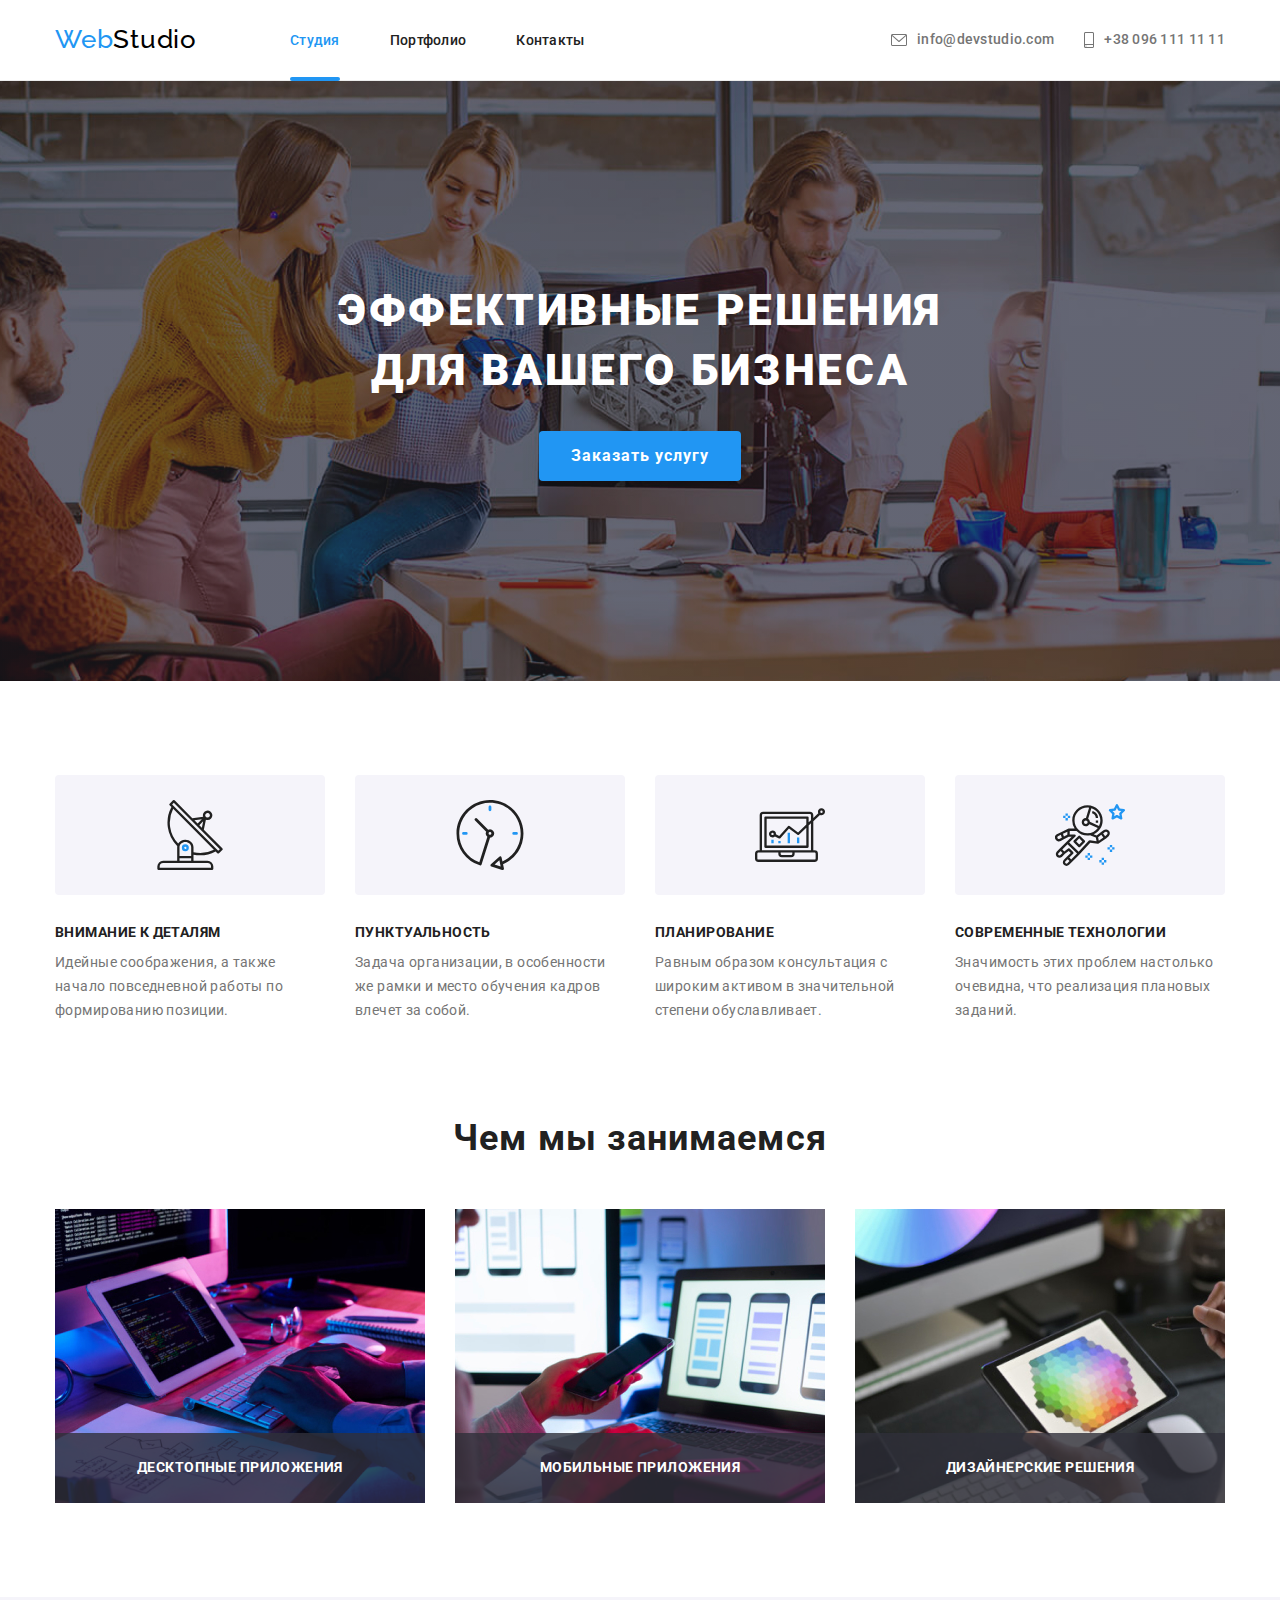
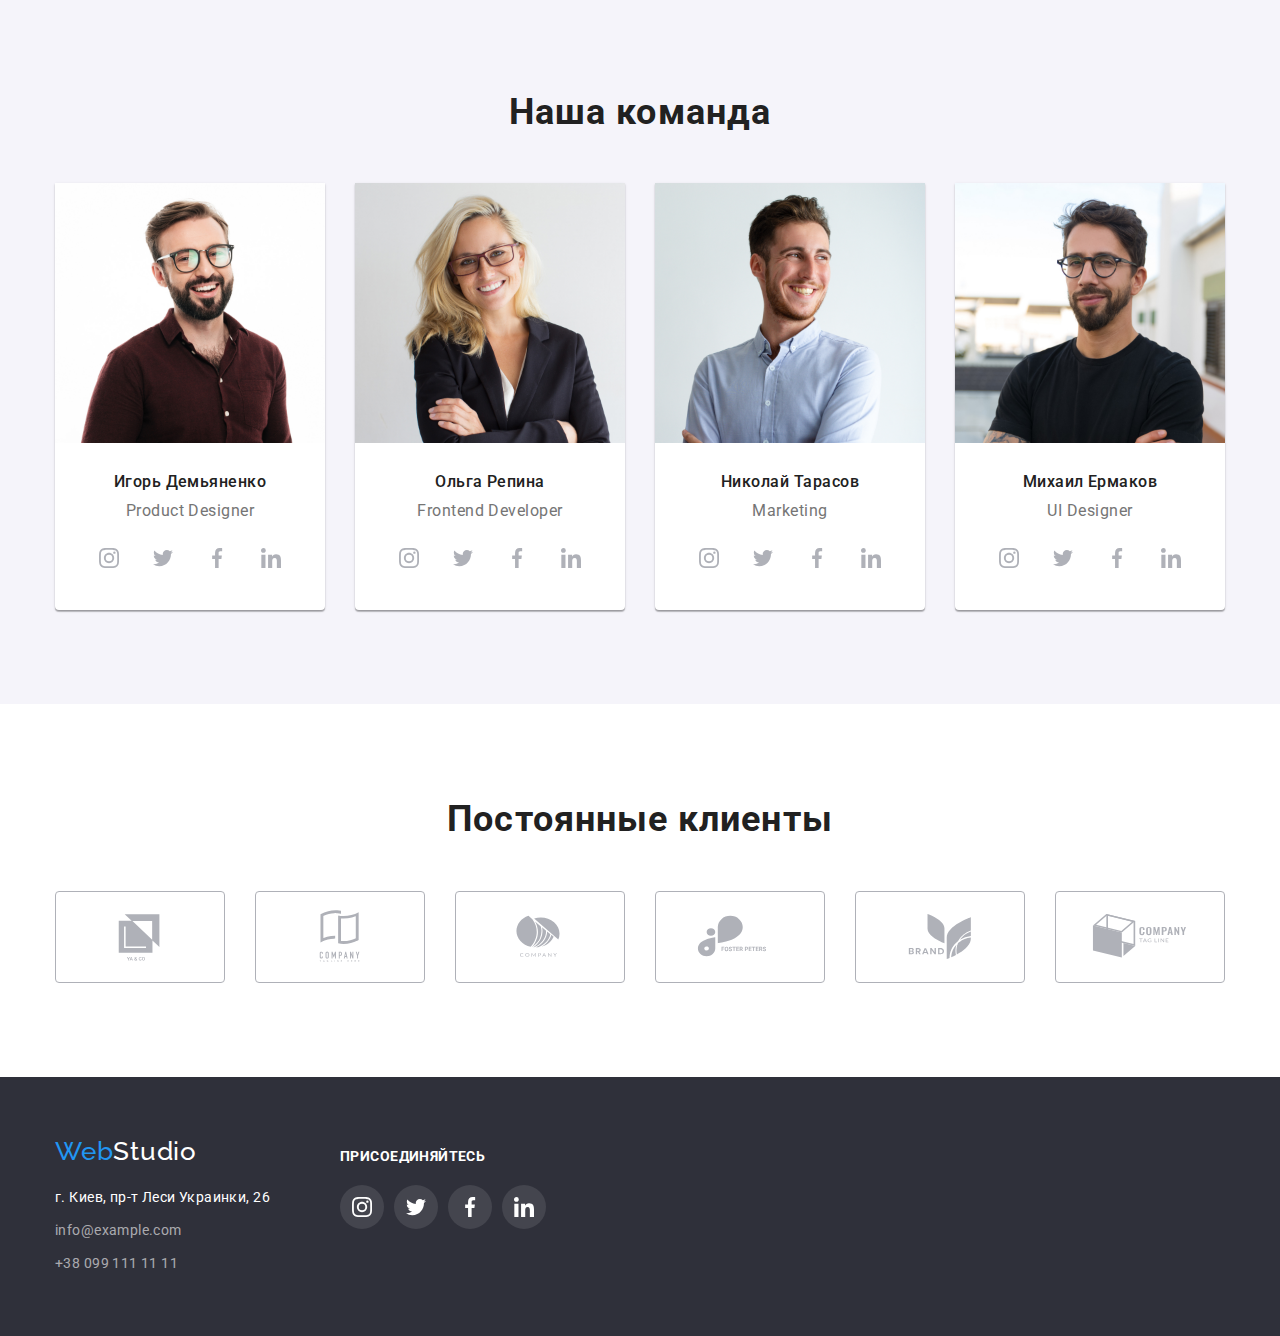
<file: index.html>
<!DOCTYPE html>
<html lang="ru">
<head>
    <meta charset="UTF-8">
    <meta http-equiv="X-UA-Compatible" content="IE=edge">
    <meta name="viewport" content="width=device-width, initial-scale=1.0">
    <title>Студия</title>
    
    <link rel="preconnect" href="https://fonts.googleapis.com">
    <link rel="preconnect" href="https://fonts.gstatic.com" crossorigin>
    <link href="https://fonts.googleapis.com/css2?family=Raleway:wght@700&family=Roboto:wght@400;500;700;900&display=swap"
        rel="stylesheet">
    <link rel="stylesheet" href="./css/modern-normalize.css">
    <link rel="stylesheet" href="./css/styles.css">
</head>
<body>
    <header class="header">
        <div class="container">
            <div class="header-inner">
                        <a href="./index.html" lang="en" class="logo links"><span class="logo-web">Web</span><span
                                class="logo-studio">Studio</span></a>
                        <nav>
                            <ul class="pages list ">
                                <li class="pages-list">
                                    <a href="./index.html" class="pages-list-links links current">Студия</a>
                                </li>
                                <li class="pages-list">
                                    <a href="./portfolio.html" class="pages-list-links links">Портфолио</a>
                                </li>
                                <li class="pages-list">
                                    <a href="#contacts" class="pages-list-links links">Контакты</a>
                                </li>
                            </ul>
                        </nav>
                        <ul class="header-contacts list">
                            <li class="header-contacts-list" >
                                <a href="mailto:info@devstudio.com" class="header-contacts-links links">
                                    <svg width="16" height="16" class="header-icon" aria-hidden="true">
                                        <use href="./images/icons.svg#icon-mail"></use>
                                    </svg>
                                    info@devstudio.com
                                </a>
                            </li>
                            <li class="header-contacts-list">
                                <a href="tel:+380961111111" class="header-contacts-links links">
                                    <svg width="16" height="16" class="header-icon-phone" aria-hidden="true">
                                        <use href="./images/icons.svg#icon-phone"></use>
                                    </svg>
                                    +38 096 111 11 11
                                </a>
                            </li>
                        </ul>
            </div>
        </div>
    </header>
    <main>
        <section class="section hero">
            <div class="container">
                <h1 class="main-title">Эффективные решения<br/>для вашего бизнеса</h1>
                <button class="interaction" type="button" data-modal-open>Заказать услугу</button>
            </div>
        </section>
        <section class="section benefits">
            <div class="benefits-container container">
                <h2 class="visually-hidden">Наши преимущества</h2>
                <ul class="benefits-list list">
                    <li class="benefits-item">
                        <div class="benefits-thumb">
                            <svg width="70px" height="70px" aria-hidden="true">
                                <use href="./images/icons.svg#icon-antenna"/>
                            </svg>
                        </div>
                        <h3 class="benefits-title">
                            Внимание к деталям
                        </h3>
                        <p class="benefits-description">
                            Идейные соображения, а также начало повседневной работы по формированию позиции.
                        </p>
                    </li>
                    <li class="benefits-item">
                        <div class="benefits-thumb">
                            <svg width="70px" height="70px" aria-hidden="true">
                                <use href="./images/icons.svg#icon-clock" />
                            </svg>
                        </div>
                        <h3 class="benefits-title">
                            Пунктуальность
                        </h3>
                        <p class="benefits-description">
                            Задача организации, в особенности же рамки и место обучения кадров влечет за собой.
                        </p>
                    </li>
                    <li class="benefits-item">
                        <div class="benefits-thumb">
                            <svg width="70px" height="70px" aria-hidden="true">
                                <use href="./images/icons.svg#icon-diagram" />
                            </svg>
                        </div>
                        <h3 class="benefits-title">
                            Планирование
                        </h3>
                        <p class="benefits-description">
                            Равным образом консультация с широким активом в значительной степени обуславливает.
                        </p>
                    </li>
                    <li class="benefits-item">
                        <div class="benefits-thumb">
                            <svg width="70px" height="70px" aria-hidden="true">
                                <use href="./images/icons.svg#icon-astronaut" />
                            </svg>
                        </div>
                        <h3 class="benefits-title">
                            Современные технологии
                        </h3>
                        <p class="benefits-description">
                            Значимость этих проблем настолько очевидна, что реализация плановых заданий.
                        </p>
                    </li>
                </ul>
            </div>
        </section>
        <section class="section">
            <div class="container">
                <h2 class="activity-title">
                    Чем мы занимаемся
                </h2>
                <ul class="activity-list list">
                    <li class="activity-item">
                        <img src="./images/image-1.jpg" alt="Программирование" width="370" />
                        <h3 class="description-title">Десктопные приложения</h3>
                    </li>
                    <li class="activity-item">
                        <img src="./images/image-2.jpg" alt="Программирование для малых устройств" width="370" />
                        <h3 class="description-title">Мобильные приложения</h3>
                    </li>
                    <li class="activity-item">
                        <img src="./images/image-3.jpg" alt="Палитра красок" width="370" />
                        <h3 class="description-title">Дизайнерские решения</h3>
                    </li>
                </ul>
            </div>
        </section>
        <section class="team-section section">
            <div class="container">
                <h2 class="team-title">
                    Наша команда
                </h2>
                <ul class="team-list list">
                    <li class="team-card">
                        <img src="./images/team-1.jpg" lang="en" alt="Product Designer" width="270" />
                        <div class="team-member">
                            <h3 class="team-name">Игорь Демьяненко</h3>
                            <p class="team-job" lang="en">Product Designer</p>
                            <ul class="team-icons-list list">
                                <li class="li-for-icons">
                                    <a href="#" class="team-ellipse">
                                        <svg class="team-icons" aria-hidden="true" width="20px" height="20px">
                                            <use href="./images/icons.svg#icon-instagram"/>
                                        </svg>
                                    </a>
                                </li>
                                <li class="li-for-icons">
                                    <a href="#" class="team-ellipse">
                                        <svg class="team-icons" aria-hidden="true" width="20px" height="20px">
                                            <use href="./images/icons.svg#icon-twitter"/>
                                        </svg>
                                    </a>
                                </li>
                                <li class="li-for-icons">
                                    <a href="#" class="team-ellipse">
                                        <svg class="team-icons" aria-hidden="true" width="20px" height="20px">
                                            <use href="./images/icons.svg#icon-facebook"/>
                                        </svg>
                                    </a>
                                </li>
                                <li class="li-for-icons">
                                    <a href="#" class="team-ellipse">
                                        <svg class="team-icons" aria-hidden="true" width="20px" height="20px">
                                            <use href="./images/icons.svg#icon-linkedin"/>
                                        </svg>
                                    </a>
                                </li>
                            </ul>
                        </div>
                    </li>
                    <li class="team-card">
                        <img src="./images/team-2.jpg" lang="en" alt="Frontend Developer" width="270" />
                        <div class="team-member">
                            <h3 class="team-name">Ольга Репина</h3>
                            <p class="team-job" lang="en">Frontend Developer</p>
                            <ul class="team-icons-list list">
                                <li class="li-for-icons">
                                    <a href="#" class="team-ellipse">
                                        <svg class="team-icons" aria-hidden="true" width="20px" height="20px">
                                            <use href="./images/icons.svg#icon-instagram"/>
                                        </svg>
                                    </a>
                                </li>
                                <li class="li-for-icons">
                                    <a href="#" class="team-ellipse">
                                        <svg class="team-icons" aria-hidden="true" width="20px" height="20px">
                                            <use href="./images/icons.svg#icon-twitter"/>
                                        </svg>
                                    </a>
                                </li>
                                <li class="li-for-icons">
                                    <a href="#" class="team-ellipse">
                                        <svg class="team-icons" aria-hidden="true" width="20px" height="20px">
                                            <use href="./images/icons.svg#icon-facebook"/>
                                        </svg>
                                    </a>
                                </li>
                                <li class="li-for-icons">
                                    <a href="#" class="team-ellipse">
                                        <svg class="team-icons" aria-hidden="true" width="20px" height="20px">
                                            <use href="./images/icons.svg#icon-linkedin"/>
                                        </svg>
                                    </a>
                                </li>
                            </ul>
                        </div>
                    </li>
                    <li class="team-card">
                        <img src="./images/team-3.jpg" lang="en" alt="Marketing" width="270" />
                        <div class="team-member">
                            <h3 class="team-name">Николай Тарасов</h3>
                            <p class="team-job" lang="en">Marketing</p>
                            <ul class="team-icons-list list">
                                <li class="li-for-icons">
                                    <a href="#" class="team-ellipse">
                                        <svg class="team-icons" aria-hidden="true" width="20px" height="20px">
                                            <use href="./images/icons.svg#icon-instagram"/>
                                        </svg>
                                    </a>
                                </li>
                                <li class="li-for-icons">
                                    <a href="#" class="team-ellipse">
                                        <svg class="team-icons" aria-hidden="true" width="20px" height="20px">
                                            <use href="./images/icons.svg#icon-twitter"/>
                                        </svg>
                                    </a>
                                </li>
                                <li class="li-for-icons">
                                    <a href="#" class="team-ellipse">
                                        <svg class="team-icons" aria-hidden="true" width="20px" height="20px">
                                            <use href="./images/icons.svg#icon-facebook"/>
                                        </svg>
                                    </a>
                                </li>
                                <li class="li-for-icons">
                                    <a href="#" class="team-ellipse">
                                        <svg class="team-icons" aria-hidden="true" width="20px" height="20px">
                                            <use href="./images/icons.svg#icon-linkedin"/>
                                        </svg>
                                    </a>
                                </li>
                            </ul>
                        </div>
                    </li>
                    <li class="team-card">
                        <img src="./images/team-4.jpg" lang="en" alt="UI Designer" width="270" />
                        <div class="team-member">
                            <h3 class="team-name">Михаил Ермаков</h3>
                            <p class="team-job" lang="en">UI Designer</p>
                            <ul class="team-icons-list list">
                                <li class="li-for-icons">
                                    <a href="#" class="team-ellipse">
                                        <svg class="team-icons" aria-hidden="true" width="20px" height="20px">
                                            <use href="./images/icons.svg#icon-instagram"/>
                                        </svg>
                                    </a>
                                </li>
                                <li class="li-for-icons">
                                    <a href="#" class="team-ellipse">
                                        <svg class="team-icons" aria-hidden="true" width="20px" height="20px">
                                            <use href="./images/icons.svg#icon-twitter"/>
                                        </svg>
                                    </a>
                                </li>
                                <li class="li-for-icons">
                                    <a href="#" class="team-ellipse">
                                        <svg class="team-icons" aria-hidden="true" width="20px" height="20px">
                                            <use href="./images/icons.svg#icon-facebook"/>
                                        </svg>
                                    </a>
                                </li>
                                <li class="li-for-icons">
                                    <a href="#" class="team-ellipse">
                                        <svg class="team-icons" aria-hidden="true" width="20px" height="20px">
                                            <use href="./images/icons.svg#icon-linkedin"/>
                                        </svg>
                                    </a>
                                </li>
                            </ul>
                        </div>
                    </li>
                </ul>
            </div>
        </section>
        <section class="section">
            <div class="container">
                <h2 class="clients-title">Постоянные клиенты</h2>
                <ul class="clients list">
                    <li class="clients-box">
                        <h3 class="visually-hidden" lang="en">ya & co</h3>
                        <a href="" class="clients-links">
                            <svg class="clients-icon" width="106" height="60" aria-hidden="true">
                                <use href="./images/icons.svg#icon-Logo1"/>
                            </svg>
                        </a>
                    </li>
                    <li class="clients-box">
                        <h3 class="visually-hidden" lang="en">company, tagline here</h3>
                        <a href="" class="clients-links">
                            <svg class="clients-icon" width="106" height="60" aria-hidden="true">
                                <use href="./images/icons.svg#icon-Logo2"/>
                            </svg>
                        </a>
                    </li>
                    <li class="clients-box">
                        <h3 class="visually-hidden" lang="en">company</h3>
                        <a href="" class="clients-links">
                            <svg class="clients-icon" width="106" height="60" aria-hidden="true">
                                <use href="./images/icons.svg#icon-Logo3"/>
                            </svg>
                        </a>
                    </li>
                    <li class="clients-box">
                        <h3 class="visually-hidden" lang="en">foster peters</h3>
                        <a href="" class="clients-links">
                            <svg class="clients-icon" width="106" height="60" aria-hidden="true">
                                <use href="./images/icons.svg#icon-Logo4"/>
                            </svg>
                        </a>
                    </li>
                    <li class="clients-box">
                        <h3 class="visually-hidden" lang="en">brand</h3>
                        <a href="" class="clients-links">
                            <svg class="clients-icon" width="106" height="60" aria-hidden="true">
                                <use href="./images/icons.svg#icon-Logo5"/>
                            </svg>
                        </a>
                    </li>
                    <li class="clients-box">
                        <h3 class="visually-hidden" lang="en">company, tag line</h3>
                        <a href="" class="clients-links">
                            <svg class="clients-icon" width="106" height="60" aria-hidden="true">
                                <use href="./images/icons.svg#icon-Logo6"/>
                            </svg>
                        </a>
                    </li>
                </ul>
            </div>
        </section>
    </main>
    <footer class="footer" id="contacts">
      <h2 class="visually-hidden">Контакты</h2>
      <div class="container address-contacts">
          <div>
              <a href="./index.html" lang="en" class="footer-logo links"><span class="logo-web">Web</span><span
                  class="logo-studio-footer">Studio</span></a>
              <address class="address">
                  <ul class="address-list list">
                      <li class="address-item"><a class="map-link footer-links" target="_blank"
                              href="https://www.google.com/maps/place/%D0%B1%D1%83%D0%BB%D1%8C%D0%B2%D0%B0%D1%80+%D0%9B%D0%B5%D1%81%D1%96+%D0%A3%D0%BA%D1%80%D0%B0%D1%97%D0%BD%D0%BA%D0%B8,+26,+%D0%9A%D0%B8%D1%97%D0%B2,+02000/@50.4265807,30.5383858,17z/data=!3m1!4b1!4m5!3m4!1s0x40d4cf0e033ecbe9:0x57a4dffefec77da0!8m2!3d50.4265807!4d30.5383858">г.
                              Киев, пр-т Леси Украинки, 26</a></li>
                      <li class="address-item"><a class="footer-contacts footer-links" href="mailto:info@example.com">info@example.com</a></li>
                      <li class="address-item"><a class="footer-contacts footer-links" href="tel:+380991111111">+38 099 111 11 11</a></li>
                  </ul>
              </address>
          </div>
          <div class="join">
              <h3 class="join-title">присоединяйтесь</h3>
              <ul class="join-list list">
                  <li class="li-for-icons">
                      <a href="https://www.instagram.com/" target="_blank" class="join-ellipse">
                          <svg class="join-icons" width="20px" height="20px" aria-hidden="true">
                              <use href="./images/icons.svg#icon-instagram"/>
                          </svg>
                      </a>
                  </li>
                  <li class="li-for-icons">
                      <a href="https://twitter.com/" target="_blank" class="join-ellipse">
                          <svg class="join-icons" width="20px" height="20px" aria-hidden="true">
                              <use href="./images/icons.svg#icon-twitter"/>
                          </svg>
                      </a>
                  </li>
                  <li class="li-for-icons">
                      <a href="https://www.facebook.com/" target="_blank" class="join-ellipse">
                          <svg class="join-icons" width="20px" height="20px" aria-hidden="true">
                              <use href="./images/icons.svg#icon-facebook"/>
                          </svg>
                      </a>
                  </li>
                  <li class="li-for-icons">
                      <a href="https://www.linkedin.com/" target="_blank" class="join-ellipse">
                          <svg class="join-icons" width="20px" height="20px" aria-hidden="true">
                              <use href="./images/icons.svg#icon-linkedin"/>
                          </svg>
                      </a>
                  </li>
              </ul>
          </div>
      </div>
    </footer>
    <div class="backdrop is-hidden" data-modal>
        <div class="modal">
            <button type="button" class="modal-closing" data-modal-close>
              <svg width="11" height="11">
                <use href="./images/icons.svg#icon-closing"></use>
              </svg>
            </button>
        </div>
      </div>
      <script src="./js/modal.js"></script>
</body>
</html>
</file>
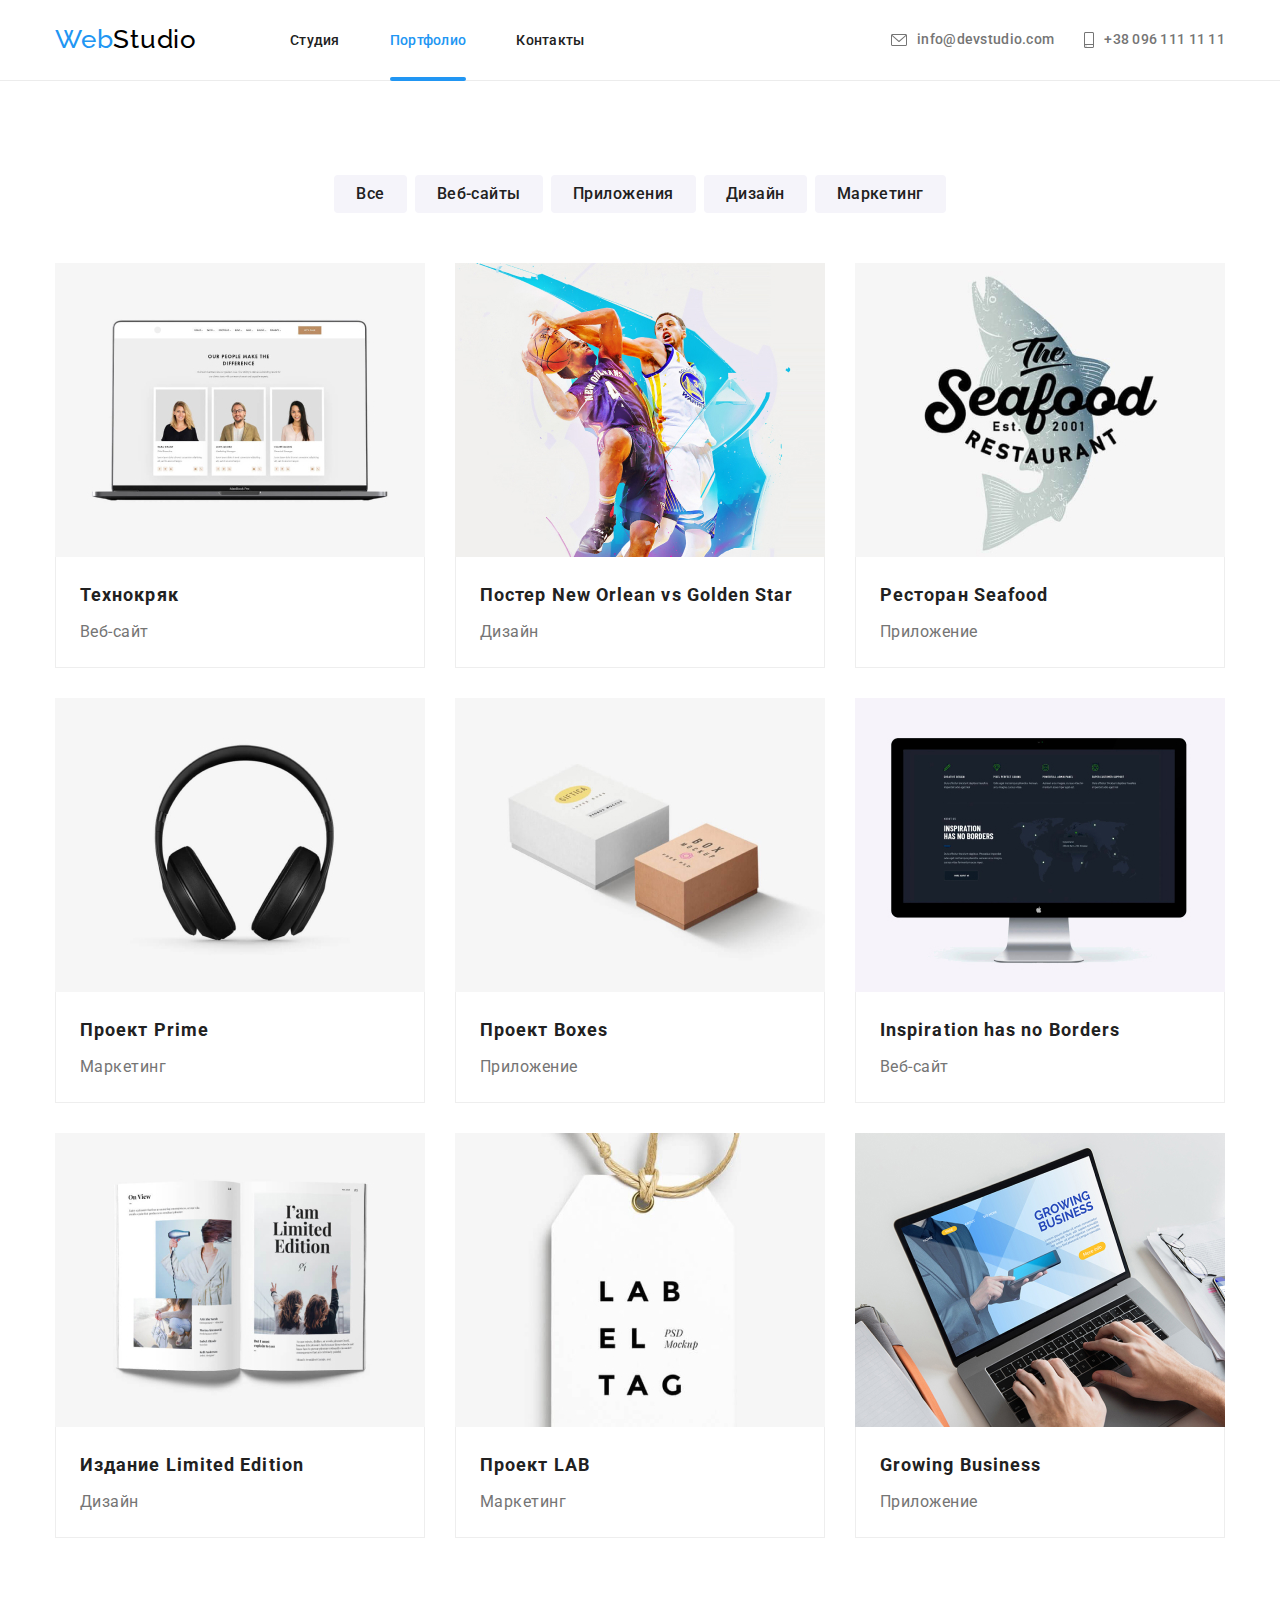
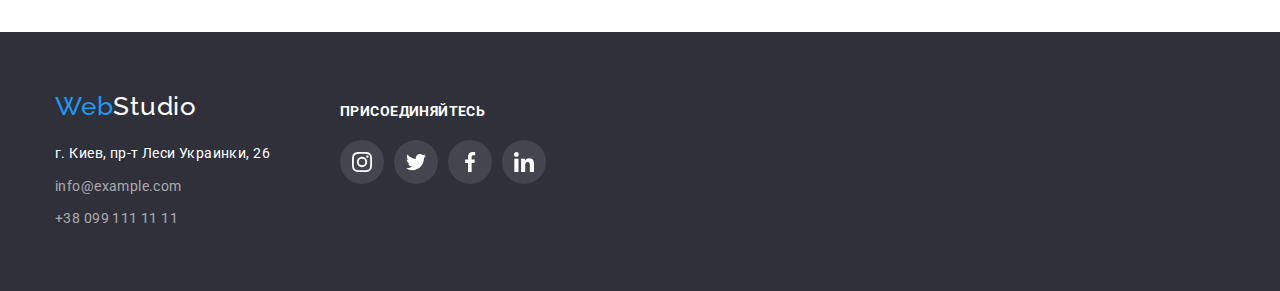
<file: portfolio.html>
<!DOCTYPE html>
<html lang="ru">
  <head>
    <meta charset="UTF-8" />
    <meta http-equiv="X-UA-Compatible" content="IE=edge" />
    <meta name="viewport" content="width=device-width, initial-scale=1.0" />
    <title>Портфолио</title>
    
    <link rel="preconnect" href="https://fonts.googleapis.com">
    <link rel="preconnect" href="https://fonts.gstatic.com" crossorigin>
    <link href="https://fonts.googleapis.com/css2?family=Raleway:wght@700&family=Roboto:wght@400;500;700;900&display=swap"
        rel="stylesheet">

    <link rel="stylesheet" href="./css/modern-normalize.css">
    <link rel="stylesheet" href="./css/styles.css" />
  </head>
  <body>
    <header class="header">
        <div class="container">
            <div class="header-inner">
                        <a href="./index.html" lang="en" class="logo links"><span class="logo-web">Web</span><span
                                class="logo-studio">Studio</span></a>
                        <nav>
                            <ul class="pages list ">
                                <li class="pages-list">
                                    <a href="./index.html" class="pages-list-links links">Студия</a>
                                </li>
                                <li class="pages-list">
                                    <a href="./portfolio.html" class="pages-list-links links current">Портфолио</a>
                                </li>
                                <li class="pages-list">
                                    <a href="#contacts" class="pages-list-links links">Контакты</a>
                                </li>
                            </ul>
                        </nav>
                        <ul class="header-contacts list">
                            <li class="header-contacts-list">
                                <a href="mailto:info@devstudio.com" class="header-contacts-links links">
                                    <svg width="16" height="16" class="header-icon" aria-hidden="true">
                                        <use href="./images/icons.svg#icon-mail"></use>
                                    </svg>
                                    info@devstudio.com
                                </a>
                            </li>
                            <li class="header-contacts-list">
                                <a href="tel:+380961111111" class="header-contacts-links links">
                                    <svg width="16" height="16" class="header-icon-phone" aria-hidden="true">
                                        <use href="./images/icons.svg#icon-phone"></use>
                                    </svg>
                                    +38 096 111 11 11
                                </a>
                            </li>
                        </ul>
            </div>
        </div>
    </header>
    <main>
        <section class="section">
          <div class="container">
                        <h1 class="visually-hidden">Портфолио</h1>
                        <ul class="filter-list list">
                          <li class="filter-item"><button class="filter-button" type="button">Все</button></li>
                          <li class="filter-item"><button class="filter-button" type="button">Веб-сайты</button></li>
                          <li class="filter-item"><button class="filter-button" type="button">Приложения</button></li>
                          <li class="filter-item"><button class="filter-button" type="button">Дизайн</button></li>
                          <li class="filter-item"><button class="filter-button" type="button">Маркетинг</button></li>
                        </ul>
                        <ul class="portfolio-set list">
                          <li class="portfolio-card">
                            <article class="card">
                              <div class="card-thumb">
                                <img src="./images/portfolio-1.jpg" alt="ноутбук" width="370" />
                                <div class="portfolio-overlay">
                                  <p class="portfolio-description">Ресурс предлагает комплексные предложения с разным уровнем функционала и сервисов. Все это позволит посетителю получить исчерпывающие сведения о компании или частном лице.</p>
                                </div>
                              </div>
                              <div class="card-content">
                                <h2 class="portfolio-name">Технокряк</h2>
                                <p class="portfolio-item">Веб-сайт</p>
                              </div>
                            </article>
                          </li>
                          <li class="portfolio-card">
                            <article class="card">
                              <div class="card-thumb">
                                <img src="./images/portfolio-2.jpg" alt="баскетбол" width="370" />
                              </div>
                              <div class="card-content">
                                <h2 class="portfolio-name">Постер New Orlean vs Golden Star</h2>
                                <p class="portfolio-item">Дизайн</p>
                              </div>
                            </article>
                          </li>
                          <li class="portfolio-card">
                            <article class="card">
                              <div class="card-thumb">
                                <img src="./images/portfolio-3.jpg" alt="рыба" width="370" />
                              </div>
                              <div class="card-content">
                                <h2 class="portfolio-name">Ресторан Seafood</h2>
                                <p class="portfolio-item">Приложение</p>
                              </div>
                            </article>
                          </li>
                          <li class="portfolio-card">
                            <article class="card">
                              <div class="card-thumb">
                                <img src="./images/portfolio-4.jpg" alt="наушники" width="370" />
                              </div>
                              <div class="card-content">
                                <h2 class="portfolio-name">Проект Prime</h2>
                                <p class="portfolio-item">Маркетинг</p>
                              </div>
                            </article>
                          </li>
                          <li class="portfolio-card">
                            <article class="card">
                              <div class="card-thumb">
                                <img src="./images/portfolio-5.jpg" alt="коробки" width="370" />
                              </div>
                              <div class="card-content">
                                <h2 class="portfolio-name">Проект Boxes</h2>
                                <p class="portfolio-item">Приложение</p>
                              </div>
                            </article>
                          </li>
                          <li class="portfolio-card">
                            <article class="card">
                              <div class="card-thumb">
                                <img src="./images/portfolio-6.jpg" alt="компьютер" width="370" />
                              </div>
                              <div class="card-content">
                                <h2 class="portfolio-name">Inspiration has no Borders</h2>
                                <p class="portfolio-item">Веб-сайт</p>
                              </div>
                            </article>
                          </li>
                          <li class="portfolio-card">
                            <article class="card">
                              <div class="card-thumb">
                                <img src="./images/portfolio-7.jpg" alt="журнал" width="370" />
                              </div>
                              <div class="card-content">
                                <h2 class="portfolio-name">Издание Limited Edition</h2>
                                <p class="portfolio-item">Дизайн</p>
                              </div>
                            </article>
                          </li>
                          <li class="portfolio-card">
                            <article class="card">
                              <div class="card-thumb">
                                <img src="./images/portfolio-8.jpg" alt="бирка" width="370" />
                              </div>
                              <div class="card-content">
                                <h2 class="portfolio-name">Проект LAB</h2>
                                <p class="portfolio-item">Маркетинг</p>
                              </div>
                            </article>
                          </li>
                          <li class="portfolio-card">
                            <article class="card">
                              <div class="card-thumb">
                                <img src="./images/portfolio-9.jpg" alt="продвижение" width="370" />
                              </div>
                              <div class="card-content">
                                <h2 class="portfolio-name">Growing Business</h2>
                                <p class="portfolio-item">Приложение</p>
                              </div>
                            </article>
                          </li>
                        </ul>
          </div>
        </section>
    </main>
    <footer class="footer" id="contacts">
      <h2 class="visually-hidden">Контакты</h2>
      <div class="container address-contacts">
          <div>
              <a href="./index.html" lang="en" class="footer-logo links"><span class="logo-web">Web</span><span
                  class="logo-studio-footer">Studio</span></a>
              <address class="address">
                  <ul class="address-list list">
                      <li class="address-item"><a class="map-link footer-links" target="_blank"
                              href="https://www.google.com/maps/place/%D0%B1%D1%83%D0%BB%D1%8C%D0%B2%D0%B0%D1%80+%D0%9B%D0%B5%D1%81%D1%96+%D0%A3%D0%BA%D1%80%D0%B0%D1%97%D0%BD%D0%BA%D0%B8,+26,+%D0%9A%D0%B8%D1%97%D0%B2,+02000/@50.4265807,30.5383858,17z/data=!3m1!4b1!4m5!3m4!1s0x40d4cf0e033ecbe9:0x57a4dffefec77da0!8m2!3d50.4265807!4d30.5383858">г.
                              Киев, пр-т Леси Украинки, 26</a></li>
                      <li class="address-item"><a class="footer-contacts footer-links" href="mailto:info@example.com">info@example.com</a></li>
                      <li class="address-item"><a class="footer-contacts footer-links" href="tel:+380991111111">+38 099 111 11 11</a></li>
                  </ul>
              </address>
          </div>
          <div class="join">
              <h3 class="join-title">присоединяйтесь</h3>
              <ul class="join-list list">
                  <li class="li-for-icons">
                      <a href="https://www.instagram.com/" target="_blank" class="join-ellipse">
                          <svg class="join-icons" width="20px" height="20px" aria-hidden="true">
                              <use href="./images/icons.svg#icon-instagram"/>
                          </svg>
                      </a>
                  </li>
                  <li class="li-for-icons">
                      <a href="https://twitter.com/" target="_blank" class="join-ellipse">
                          <svg class="join-icons" width="20px" height="20px" aria-hidden="true">
                              <use href="./images/icons.svg#icon-twitter"/>
                          </svg>
                      </a>
                  </li>
                  <li class="li-for-icons">
                      <a href="https://www.facebook.com/" target="_blank" class="join-ellipse">
                          <svg class="join-icons" width="20px" height="20px" aria-hidden="true">
                              <use href="./images/icons.svg#icon-facebook"/>
                          </svg>
                      </a>
                  </li>
                  <li class="li-for-icons">
                      <a href="https://www.linkedin.com/" target="_blank" class="join-ellipse">
                          <svg class="join-icons" width="20px" height="20px" aria-hidden="true">
                              <use href="./images/icons.svg#icon-linkedin"/>
                          </svg>
                      </a>
                  </li>
              </ul>
          </div>
      </div>
    </footer>
  </body>
</html>
</file>
<file: css/styles.css>
html {
	box-sizing: border-box;
}

a {
    transition-property: color, background-color, box-shadow, border;
    transition-duration: 250ms;
    transition-timing-function: cubic-bezier(0.4, 0, 0.2, 1);
}

button {
    transition-property: color, background-color, box-shadow;
    transition-duration: 250ms;
    transition-timing-function: cubic-bezier(0.4, 0, 0.2, 1);

}

h1,
h2,
h3,
h4,
h5,
h6,
p {
	margin-top: 0;
    margin-bottom: 0;
}

img {
	display: block;
	max-width: 100%;
	height: auto;
}

:root {
    --brand-color: #2196f3;
    --brand-color-buttons-hover: #188ce8;
    --hero-and-footer-color: #2f303a;
    --selection-color: #badefe;
    --logo-studio-color: #000; 
    --logo-studio-footer-color: #fff;
}

body {
    font-family: 'Roboto', 'Helvetica', sans-serif;
    color: #212121;
    
}

::selection {
    background-color: var(--selection-color);
}

.links {
    text-decoration: none;
    font-weight: 500;
    font-size: 14px;
    line-height: 1.14;
    letter-spacing: 0.02em;
    color: inherit;
}

.links:hover,
.links:focus {
    color: var(--brand-color);
    outline: none;
}

.current {
    color: var(--brand-color);
    
}

.current::after {
    position: absolute;
    display: block;
    content: '';
    width: 100%;
    height: 4px;
    border-radius: 2px;
    bottom: -1px;
    background-color: var(--brand-color);
    
}

.list {
    list-style: none;
    padding-left: 0;
	margin: 0;
}

.container {
    width: 1200px;
    margin: 0 auto;
    padding-left: 15px;
    padding-right: 15px;
}

.section {
    padding-top: 94px;
    padding-bottom: 94px;
}

.li-for-icons {
    width: 44px;
    height: 44px;
}

/* header *//* header *//* header *//* header *//* header *//* header *//* header *//* header *//* header *//* header */

.header {
    border-bottom: 1px solid #ececec;
}

.header-inner {
    display: flex;
    align-items: center;
}

.logo {
 padding-top: 25px;
    padding-bottom: 25px;
    margin-right: 93px;
}

.logo-web {
   
    font-family: 'Raleway';
    font-size: 26px;
    letter-spacing: 0.03em;
    color: var(--brand-color);
}

.logo-studio {
    padding-top: 25px;
    padding-bottom: 25px;
    font-family: 'Raleway';
    font-size: 26px;
    letter-spacing: 0.03em;
    color: var(--logo-studio-color);
    
}

.pages {
    display: flex;
    flex-basis: 25%;
    justify-content: space-between;
}

.pages-list + .pages-list {
    margin-left: 50px;
}

.pages-list-links {
    padding-top: 32px;
    padding-bottom: 32px;
    position: relative;
}

.header-contacts {
    display: flex;
    margin-left: auto;
    gap: 27px;
}

.header-contacts-links {
    padding-top: 32px;
    padding-bottom: 32px;
    font-weight: 500;
    font-size: 14px;
    line-height: 1.14;
    letter-spacing: 0.02em;
    color: #757575;
    display: flex;
}

.header-icon {
    fill: currentColor;
    margin-right: 10px;
}

.header-icon-phone {
    fill: currentColor;
    margin-right: 7px;
}

/* main *//* main *//* main *//* main *//* main *//* main *//* main *//* main *//* main *//* main *//* main *//* main */

.hero {
    background-color: #c4c4c4;
    background-image: linear-gradient(rgba(47, 48, 58, 0.4), rgba(47, 48, 58, 0.4)), url(../images/background.jpg);
    background-repeat: no-repeat;
    background-position: center;
    background-size: cover;
    padding-top: 200px;
    padding-bottom: 200px;
}

.visually-hidden {
  position: absolute;
  width: 1px;
  height: 1px;
  margin: -1px;
  border: 0;
  padding: 0;
  white-space: nowrap;
  clip-path: inset(100%);
  clip: rect(0 0 0 0);
  overflow: hidden;
}

.main-title {
    font-weight: 900;
    font-size: 44px;
    line-height: 1.36;
    text-align: center;
    letter-spacing: 0.06em;
    text-transform: uppercase;
    color: #fff;
    margin-bottom: 30px;
}

.interaction {
    display: block;
    margin: 0 auto;
    border-style: none;
    cursor: pointer;
    font-family: inherit;
    font-weight: 700;
    font-size: 16px;
    line-height: 1.88;
    letter-spacing: 0.06em;
    color: #fff;
    padding: 10px 32px;
    background: var(--brand-color);
    box-shadow: 0px 4px 4px rgba(0, 0, 0, 0.15);
    border-radius: 4px;
}

.interaction:hover {
    background: var(--brand-color-buttons-hover);
    box-shadow: 0px 4px 4px rgba(0, 0, 0, 0.15);
}

.interaction:focus {
    outline: none;
    background: var(--brand-color-buttons-hover);
    box-shadow: 0px 4px 4px rgba(0, 0, 0, 0.15);
}

/* .benefits *//* .benefits *//* .benefits *//* .benefits *//* .benefits *//* .benefits *//* .benefits */

.benefits {
    padding-bottom: 0;
}

.benefits-list {
    display: flex;
    justify-content: space-between;
}

.benefits-thumb {
    display: flex;
    justify-content: center;
    align-items: center;
    width: 270px;
    height: 120px;
    background: #f5f4fa;
    border-radius: 4px;
    margin-bottom: 30px;

}

.benefits-item {
    flex-basis: 22%;
}

.benefits-title {
    font-weight: 700;
    font-size: 14px;
    line-height: 1.14;
    letter-spacing: 0.03em;
    text-transform: uppercase;
    padding-bottom: 10px;
}

.benefits-description {
    font-size: 14px;
    line-height: 1.71;
    letter-spacing: 0.03em;
    color: #757575;
}

/* .activity *//* .activity *//* .activity *//* .activity *//* .activity *//* .activity */

.activity-title{
    font-weight: 700;
    font-size: 36px;
    line-height: 1.17;
    text-align: center;
    letter-spacing: 0.03em;
    margin-bottom: 50px;
}

.activity-list {
    display: flex;
    justify-content: space-between;
}

.activity-item {
    position: relative;
}

.description-title {
    font-weight: 700;
    font-size: 14px;
    line-height: 1.14;
    text-align: center;
    letter-spacing: 0.03em;
    text-transform: uppercase;
    color: #fff;
    background: rgba(47, 48, 58, 0.8);
    padding: 27px 82px;
    position: absolute;
    bottom: 0;
    width: 100%;
}


/* team *//* team *//* team *//* team *//* team *//* team *//* team *//* team *//* team */

.team-section {
    background-color: #f5f4fa;
}

.team-title {
    font-weight: 700;
    font-size: 36px;
    line-height: 1.17;
    text-align: center;
    letter-spacing: 0.03em;
    margin-bottom: 50px;
}

.team-list {
    display: flex;
    justify-content: space-between;
}

.team-card {
    background: #fff;
    box-shadow: 0px 1px 3px rgba(0, 0, 0, 0.12), 0px 1px 1px rgba(0, 0, 0, 0.14), 0px 2px 1px rgba(0, 0, 0, 0.2);
    border-radius: 0px 0px 4px 4px;
}

.team-name {
    font-weight: 500;
    font-size: 16px;
    line-height: 1.18;
    text-align: center;
    letter-spacing: 0.03em;
    margin-bottom: 10px;
}

.team-job {
    font-size: 16px;
    line-height: 1.18;
    text-align: center;
    letter-spacing: 0.03em;
    color: #757575;
    margin-bottom: 16px;
}

.team-member {
    padding: 30px;
}

.team-ellipse {
    display: flex;
    justify-content: center;
    align-items: center;
    border-radius: 50%;
    height: 100%;
    width: 100%;
    color: #afb1b8;
}

.team-icons {
    color: currentColor;
}

.team-icons:hover,
.team-icons:focus {
    color: currentColor
}

.team-ellipse:hover,
.team-ellipse:focus {
    outline: none;
    background-color: var(--brand-color);
    color: #fff;
}

.team-icons-list {
    display: flex;
    justify-content: center;
    gap: 10px;
}

/* clients */

.clients-title {
    font-weight: 700;
    font-size: 36px;
    line-height: 1.17;
    text-align: center;
    letter-spacing: 0.03em;
    margin-bottom: 50px;
}

.clients {
    display: flex;
    flex-wrap: wrap;
    justify-content: center;
    align-items: center;
    gap: 30px;
}

.clients-box {
    width: 170px;
    height: 92px;
    display: flex;
    justify-content: center;
    align-items: center;

}

.clients-links {
    display: flex;
    justify-content: center;
    align-items: center;
    width: 100%;
    height: 100%;
    color: #afb1b8;
    border: 1px solid #afb1b8;
    border-radius: 4px;
}


.clients-icon {
    fill: currentColor;
}

.clients-links:hover,
.clients-links:focus {
    outline: none;
    border: 1px solid var(--brand-color);
    color: var(--brand-color);
}

/* portfolio *//* portfolio *//* portfolio *//* portfolio *//* portfolio *//* portfolio *//* portfolio *//* portfolio *//* portfolio */

.filter-list{
    display: flex;
    justify-content: center;
    margin-bottom: 50px;
}

.filter-item + .filter-item {
    margin-left: 8px;
}

.filter-button {
    padding: 6px 22px;
    font-family: inherit;
    background-color: #f5f4fa;
    color: inherit;
    font-weight: 500;
    font-size: 16px;
    line-height: 1.62;
    text-align: center;
    letter-spacing: 0.03em;
    border-style: none;
    border-radius: 4px;
}

.filter-button:hover,
.filter-button:focus {
    outline: none;
    cursor: pointer;
    background: var(--brand-color);
    color: #fff;
    box-shadow: 0px 3px 1px rgba(0, 0, 0, 0.1), 0px 1px 2px rgba(0, 0, 0, 0.08), 0px 2px 2px rgba(0, 0, 0, 0.12);
} 

.portfolio-set {
    display: flex;
    flex-wrap: wrap;
    justify-content: center;
    margin-left: -30px;
    margin-top: -30px;
}

.portfolio-card {
    width: 370px;
    box-sizing: border-box;
    background: #fff;
    margin-left: 30px;
    margin-top: 30px;
}

.portfolio-name {
    font-weight: 700;
    font-size: 18px;
    line-height: 2;
    letter-spacing: 0.06em;
}

.portfolio-item {
    font-weight: 400;
    font-size: 16px;
    line-height: 1.88;
    letter-spacing: 0.03em;
    color: #757575;
    margin-top: 4px;
}

.card-content {
    padding: 20px 24px;
    border: 1px solid #eee;
    border-top: none;
}

.card-thumb {
    overflow: hidden;
    position: relative;
}

.portfolio-description {
    font-weight: 400;
    font-size: 18px;
    line-height: 1.56;
    letter-spacing: 0.03em;
    color: #fff;
    padding: 63px 24px;
    background: rgba(33, 150, 243, 0.9);
}

.portfolio-overlay {
    position: absolute;
    top: 0;
    left: 0;
    transform: translateY(100%);
    transition-property: transform;
    transition-duration: 250ms;
    transition-timing-function: cubic-bezier(0.4, 0, 0.2, 1);
}

.card:hover {
    outline: none;
    cursor: pointer;
    box-shadow: 0px 1px 1px rgba(0, 0, 0, 0.12), 0px 4px 4px rgba(0, 0, 0, 0.06), 1px 4px 6px rgba(0, 0, 0, 0.16);
    transition-property: color, background-color, box-shadow, border;
    transition-duration: 250ms;
    transition-timing-function: cubic-bezier(0.4, 0, 0.2, 1);

}

.card:hover .portfolio-overlay{
    transform: translateY(0);
}

/* footer *//* footer *//* footer *//* footer *//* footer *//* footer *//* footer *//* footer *//* footer *//* footer */



.footer {
    background-color: var(--hero-and-footer-color);
    padding-top: 60px;
    padding-bottom: 60px;
}

.footer-logo {
    display: block;
    margin-bottom: 20px;
}

.logo-studio-footer {
    font-family: 'Raleway';
    font-size: 26px;
    letter-spacing: 0.03em;
    color: var(--logo-studio-footer-color); 
}

.address {
    font-style: normal;
    font-size: 14px;
    line-height: 1.7;
    letter-spacing: 0.03em;
}

.footer-links {
    text-decoration: none;
}

.map-link {
    color: #fff;
}

.footer-contacts {
    color: rgba(255, 255, 255, 0.6);
}

.address-item:not(:last-child) {
    margin-bottom: 9px;
}

.join-title {
    font-weight: 700;
    font-size: 14px;
    line-height: 1.14;
    letter-spacing: 0.03em;
    text-transform: uppercase;
    color: #fff;
    margin-bottom: 20px;
}

.join-ellipse {
    display: flex;
    justify-content: center;
    align-items: center;
    height: 100%;
    width: 100%;
    background-color: rgba(255, 255, 255, 0.1);
    border-radius: 50%;
    color: #fff;
}

.join-icons {
    color: currentColor;
}

.join-ellipse:hover,
.join-ellipse:focus {
    outline: none;
    background-color: var(--brand-color);
}

.join-list {
    display: flex;
    gap: 10px;
}

.join {
    margin-top: 12px;
}

.address-contacts {
    display: flex;
    justify-content: flex-start;
    gap: 70px;
}

.footer-links:hover,
.footer-links:focus {
    outline: none;
    color: var(--brand-color);
}

/* modal *//* modal *//* modal *//* modal *//* modal *//* modal *//* modal *//* modal *//* modal *//* modal *//* modal *//* modal */

.backdrop {
    position: fixed;
    top: 0;
    left: 0;
    width: 100%;
    height: 100%;
    background: rgba(0, 0, 0, 0.2);
    opacity: 1;
    transform: scaleX(1);
    transition-property: visibility, transform, opacity;
    transition-duration: 250ms;
    transition-timing-function: cubic-bezier(0.4, 0, 0.2, 1);
}

.backdrop.is-hidden {
    opacity: 0;
    transform: scaleX(4);
    visibility: hidden;
    pointer-events: none;
}

.modal {
    position: absolute;
    top: 50%;
    left: 50%;
    transform: translate(-50%, -50%);
    width: 528px;
    min-height: 581px;
    background-color: #fff;
    box-shadow: 0px 1px 3px rgba(0, 0, 0, 0.12), 0px 1px 1px rgba(0, 0, 0, 0.14), 0px 2px 1px rgba(0, 0, 0, 0.2);
    border-radius: 4px;
}

.modal-closing {
    display: flex;
    justify-content: center;
    align-items: center;
    position: absolute;
    right: 8px;
    top: 8px;
    fill: #000;
    width: 30px;
    height: 30px;
    background: #fff;
    border: 1px solid rgba(0, 0, 0, 0.1);
    border-radius: 50%;
}

.modal-closing:hover {
    background: var(--brand-color);
    fill: #fff;
    border: none;
    outline: none;
    cursor: pointer;
    transition-property: fill, background;
    transition-duration: 250ms;
    transition-timing-function: cubic-bezier(0.4, 0, 0.2, 1);

}

.modal-closing:focus {
    background: var(--brand-color-buttons-hover);
    fill: #fff;
    border: none;
    outline: none;
    cursor: pointer;
    transition-property: fill, background, box-shadow;
    transition-duration: 250ms;
    transition-timing-function: cubic-bezier(0.4, 0, 0.2, 1);
    box-shadow: 0px 4px 4px rgba(0, 0, 0, 0.15);
}
</file>
